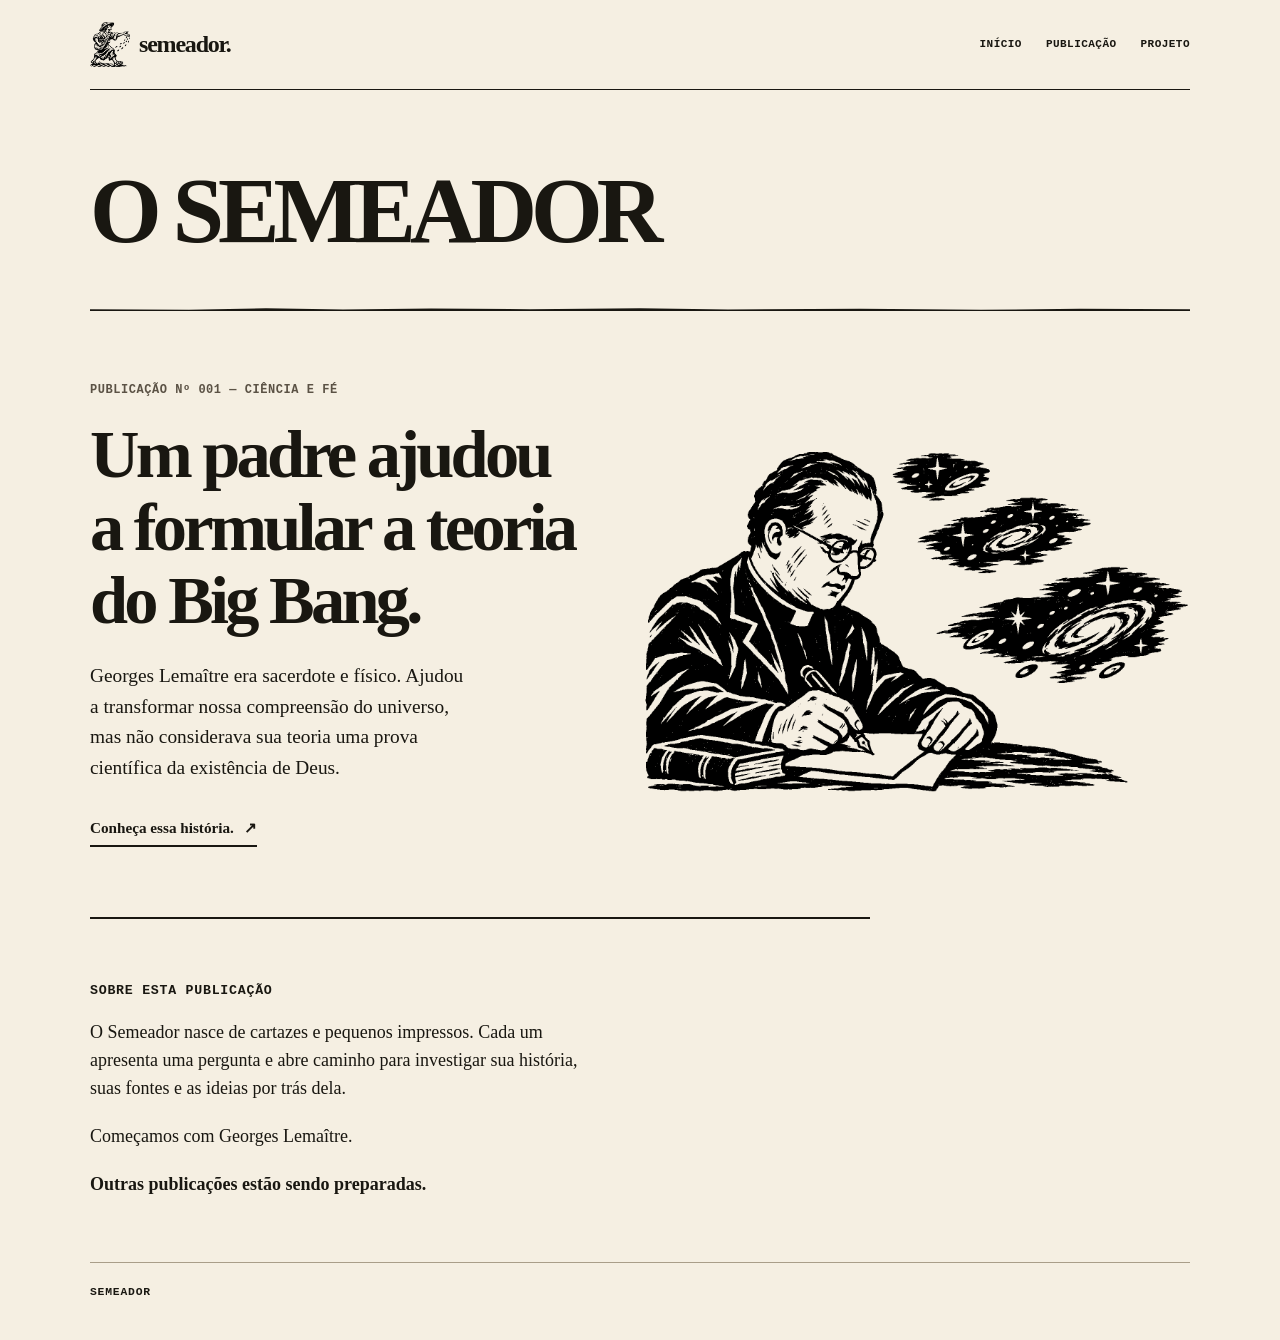
<file: index.html>
<!doctype html>
<html lang="pt-BR">
<head>
  <meta charset="utf-8">
  <meta name="viewport" content="width=device-width, initial-scale=1">
  <meta name="theme-color" content="#f5efe2">
  <meta name="description" content="O Semeador nasce de cartazes e pequenos impressos. Conheça a primeira publicação sobre Georges Lemaître, ciência e fé.">
  <link rel="canonical" href="https://semeadorcatolico.github.io/">
  <link rel="icon" href="/assets/sementes/001/semeador.webp" type="image/webp">
  <link rel="stylesheet" href="/assets/home.css">
  <title>O Semeador — Publicação nº 001</title>
</head>
<body>
  <a class="skip" href="#conteudo">Ir ao conteúdo</a>
  <div class="container">
    <header class="masthead">
      <a class="brand" href="/" aria-label="O Semeador, página inicial">
        <img src="/assets/sementes/001/semeador.webp" width="145" height="160" alt="">
        <span>semeador.</span>
      </a>
      <nav aria-label="Navegação principal">
        <a href="#conteudo">Início</a>
        <a href="#publicacao">Publicação</a>
        <a href="#sobre">Projeto</a>
      </nav>
    </header>
    <main id="conteudo">
      <section class="intro" aria-labelledby="nome">
        <h1 id="nome">O SEMEADOR</h1>
      </section>
      <hr class="print-rule">
      <section class="feature" id="publicacao" aria-labelledby="titulo-001">
        <div class="feature-text">
          <p class="eyebrow">PUBLICAÇÃO Nº 001 — CIÊNCIA E FÉ</p>
          <h2 id="titulo-001">Um padre ajudou a formular a teoria do Big Bang.</h2>
          <p>Georges Lemaître era sacerdote e físico. Ajudou a transformar nossa compreensão do universo, mas não considerava sua teoria uma prova científica da existência de Deus.</p>
          <a class="story-link" href="/sementes/001/">Conheça essa história. <span aria-hidden="true">↗</span></a>
        </div>
        <figure class="feature-art">
          <a href="/sementes/001/" aria-label="Conhecer a história de Georges Lemaître">
            <img src="/assets/sementes/001/gravura.webp" alt="Xilogravura de Georges Lemaître escrevendo à mesa, com galáxias ao redor." width="1536" height="1024" fetchpriority="high">
          </a>
        </figure>
      </section>
      <section class="about" id="sobre" aria-labelledby="sobre-titulo">
        <h3 id="sobre-titulo">SOBRE ESTA PUBLICAÇÃO</h3>
        <p>O Semeador nasce de cartazes e pequenos impressos. Cada um apresenta uma pergunta e abre caminho para investigar sua história, suas fontes e as ideias por trás dela.</p>
        <p>Começamos com Georges Lemaître.</p>
        <p class="announcement">Outras publicações estão sendo preparadas.</p>
      </section>
    </main>
    <footer class="footer">SEMEADOR</footer>
  </div>
</body>
</html>
</file>
<file: assets/home.css>
:root {
  color-scheme: light;
  --paper: #f5efe2;
  --ink: #191711;
  --muted: #5b5245;
  --line: #a99e89;
}
* { box-sizing: border-box; }
html { scroll-behavior: smooth; }
body { margin: 0; background: var(--paper); color: var(--ink); font-family: Georgia, "Times New Roman", serif; font-size: 18px; line-height: 1.55; }
img { display: block; max-width: 100%; }
a { color: inherit; text-underline-offset: .23em; }
a:focus-visible { outline: 3px solid var(--ink); outline-offset: 4px; }
.container { width: min(100% - 48px, 1100px); margin-inline: auto; }
.skip { position: absolute; left: -9999px; }
.skip:focus { position: fixed; left: 12px; top: 12px; padding: 12px; background: white; z-index: 2; }
.masthead { display: flex; align-items: center; justify-content: space-between; gap: 18px; min-height: 90px; border-bottom: 1px solid var(--ink); }
.brand { display: inline-flex; gap: 9px; align-items: center; font-weight: 700; font-size: 24px; letter-spacing: -.05em; text-decoration: none; }
.brand img { width: 40px; height: 46px; object-fit: contain; mix-blend-mode: multiply; }
nav { display: flex; flex-wrap: wrap; gap: clamp(12px,2vw,24px); }
nav a { font: 700 .69rem/1.35 "Courier New", monospace; letter-spacing: .04em; text-transform: uppercase; text-decoration: none; padding-block: 9px; border-bottom: 1px solid transparent; }
nav a:hover, nav a:focus-visible { border-bottom-color: currentColor; }
.intro { padding-top: clamp(38px,7vw,80px); padding-bottom: clamp(24px,4.8vw,54px); }
h1 { margin: 0; font-size: clamp(3.7rem,10vw,8.5rem); line-height: .9; letter-spacing: -.065em; font-weight: 700; }
.print-rule { border: 0; height: 5px; margin: 0; background: var(--ink); clip-path: polygon(0 44%,9% 54%,16% 28%,23% 49%,31% 30%,40% 47%,50% 24%,58% 49%,70% 34%,81% 57%,90% 35%,100% 47%,100% 80%,0 80%); }
.feature { display: grid; grid-template-columns: minmax(0,.95fr) minmax(0,1.05fr); align-items: center; gap: clamp(26px,5vw,58px); padding-block: clamp(33px,6vw,70px); }
.eyebrow { font: 700 .75rem/1.4 "Courier New", monospace; letter-spacing: .045em; text-transform: uppercase; color: var(--muted); margin: 0 0 19px; }
h2 { font-size: clamp(2.4rem,5.35vw,4.5rem); letter-spacing: -.055em; line-height: 1.07; margin: 0 0 23px; font-weight: 700; }
.feature-text > p:not(.eyebrow) { font-size: clamp(1.04rem,1.65vw,1.21rem); max-width: 39ch; margin: 0 0 22px; line-height: 1.6; }
.story-link { display: inline-flex; gap: 10px; align-items: center; padding: 12px 0 7px; border-bottom: 2px solid var(--ink); font: 700 .95rem/1.3 Georgia,"Times New Roman",serif; text-decoration: none; }
.story-link:hover { border-bottom-width: 4px; padding-bottom: 5px; }
.feature-art { margin: 0; align-self: center; }
.feature-art a { display: block; }
.feature-art img { width: 100%; height: auto; mix-blend-mode: multiply; }
.about { border-top: 2px solid var(--ink); padding-block: clamp(36px,6vw,63px); max-width: 780px; }
h3 { margin: 0 0 19px; font: 700 .83rem/1.35 "Courier New",monospace; letter-spacing: .055em; text-transform: uppercase; }
.about p { margin: 0 0 20px; max-width: 58ch; }
.about .announcement { font-weight: 700; margin-bottom: 0; }
.footer { border-top: 1px solid var(--line); padding-block: 22px 40px; font: 700 .71rem/1.4 "Courier New",monospace; letter-spacing: .07em; text-transform: uppercase; }
/* Apenas desktop: título da capa mais contido; versão móvel permanece intacta. */
@media (min-width: 761px) {
  .intro h1 { font-size: clamp(3.7rem, 7.2vw, 6.25rem); }
}
@media (max-width: 760px) {
  .container { width: min(100% - 40px, 640px); }
  .masthead { min-height: 73px; }
  .brand { font-size: 21px; }
  .brand img { width: 32px; height: 38px; }
  .intro { padding-top: 43px; padding-bottom: 29px; }
  h1 { font-size: clamp(3.45rem,12vw,5.4rem); }
  .feature { grid-template-columns: 1fr; gap: 18px; padding-block: 33px 41px; }
  h2 { font-size: clamp(2.35rem,9vw,3.8rem); max-width: 15ch; }
  .feature-text > p:not(.eyebrow) { font-size: 1.08rem; }
  .feature-art { max-width: 660px; }
}
@media (max-width: 390px) {
  .container { width: calc(100% - 36px); }
  .masthead { gap: 8px; }
  nav { gap: 12px; }
  nav a { font-size: .65rem; }
  .brand span { font-size: 19px; }
  h1 { font-size: clamp(3.05rem,12vw,3.65rem); }
  .eyebrow { font-size: .69rem; }
  h2 { font-size: clamp(2.1rem,9vw,2.65rem); }
}
@media (prefers-reduced-motion: reduce) { html { scroll-behavior: auto; } }
</file>
